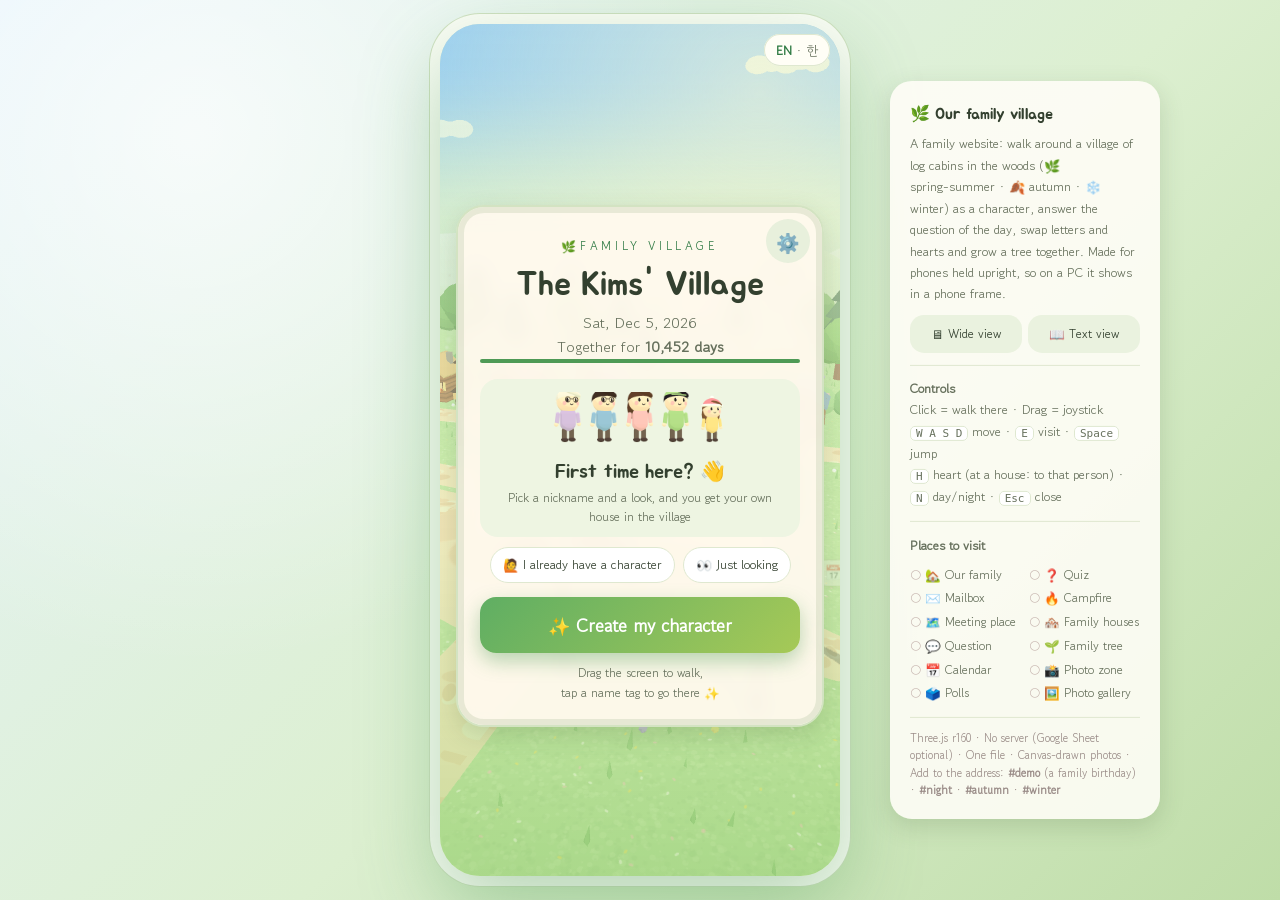
<file: index.html>
<!doctype html>
<html lang="en">
<head>
<meta charset="utf-8" />
<meta name="viewport" content="width=device-width, initial-scale=1, maximum-scale=1, user-scalable=no, viewport-fit=cover, interactive-widget=resizes-content" />
<meta name="theme-color" content="#DDEFD0" />
<meta name="format-detection" content="telephone=no" />
<!-- Only the family uses it, so keep it out of search engines -->
<meta name="robots" content="noindex, nofollow" />
<title>The Kims' Village</title>
<meta name="title-ko" content="김씨네 마을" />
<meta name="description" content="Come and visit our family's own little village" />
<!-- Preview shown when the link is sent by KakaoTalk or text message -->
<meta property="og:type" content="website" />
<meta property="og:title" content="The Kims' Village 🏡" />
<meta property="og:description" content="Our family village in the woods 🌿 Answer the question of the day, send hearts and water the family tree" />
<!-- Link preview picture for KakaoTalk / Instagram (change it to the address where you put the site online) -->
<meta property="og:url" content="https://familyvillage.vercel.app/" />
<meta property="og:image" content="https://familyvillage.vercel.app/og.jpg" />
<meta property="og:image:width" content="1200" />
<meta property="og:image:height" content="630" />
<meta property="og:image:alt" content="A 3D family village of log cabins in the woods" />
<meta property="og:locale" content="en_US" />
<meta property="og:locale:alternate" content="ko_KR" />
<meta name="twitter:card" content="summary_large_image" />
<!-- 'Add to Home Screen' icon on phones (so grandparents can open it in one tap, like an app) -->
<link rel="manifest" href="manifest.webmanifest" data-ko-href="manifest.ko.webmanifest" />
<link rel="apple-touch-icon" href="apple-touch-icon.png" />
<meta name="mobile-web-app-capable" content="yes" />
<meta name="apple-mobile-web-app-capable" content="yes" />
<meta name="apple-mobile-web-app-status-bar-style" content="default" />
<meta name="apple-mobile-web-app-title" content="Family Village" data-ko-content="가족 마을" />
<link rel="icon" href="data:image/svg+xml,<svg xmlns='http://www.w3.org/2000/svg' viewBox='0 0 100 100'><text y='.9em' font-size='90'>🌿</text></svg>" />
<link rel="preconnect" href="https://fonts.googleapis.com" />
<link rel="preconnect" href="https://fonts.gstatic.com" crossorigin />
<link href="https://fonts.googleapis.com/css2?family=Jua&family=Gaegu&family=Gowun+Dodum&display=swap" rel="stylesheet" />
<link rel="stylesheet" href="css/style.css" />
</head>
<body>
<div id="phone">
  <div id="app"></div>

  <!-- 📖 Text view: the family village on one page without 3D (filled in by textview.js) -->
  <div id="textview" role="document" aria-label="Text view" data-ko-aria-label="글로 보기"></div>

  <!-- Start screen (the village slowly turns behind it): (🔒 if a password is set) → ✨ Create my character (nickname · look) → enter · ⚙️ = password settings -->
  <section id="intro">
    <button class="lang-switch" id="btn-lang" type="button" aria-label="EN · 한 — switch to Korean" data-ko-aria-label="EN · 한 — 영어로 바꾸기" data-ko="EN · <b><span lang='ko'>한</span></b>"><b>EN</b> · <span lang="ko">한</span></button>
    <div class="intro-card">
      <button class="intro-gear" id="btn-lock-set" type="button" aria-label="Family password settings" data-ko-aria-label="가족 암호 설정">⚙️</button>
      <div class="intro-eyebrow">FAMILY VILLAGE</div>
      <div class="intro-names" id="i-title"></div>
      <div class="intro-date" id="i-sub"></div>
      <div><span class="demo-badge" id="demo-badge" hidden data-ko="데모 시계">Demo clock</span></div>
      <div class="today" id="today" hidden><div class="t-now"></div></div>
      <div class="loadbar"><i id="loadbar"></i></div>
      <form class="lock" id="lock" autocomplete="off" hidden>
        <div class="intro-label" data-ko="🔒 가족 암호">🔒 Family password</div>
        <div class="lock-row">
          <input class="field" id="lock-in" type="password" inputmode="numeric" maxlength="20" placeholder="Password" data-ko-placeholder="암호" aria-label="Family password" data-ko-aria-label="가족 암호" />
          <button class="btn pink" id="lock-btn" type="submit" data-ko="열기">Unlock</button>
        </div>
        <p class="muted lock-hint" id="lock-hint"></p>
      </form>
      <div id="who" hidden>
        <div id="me-card"></div>
        <div class="who-links">
          <button class="btn-reroll" id="btn-look" type="button" hidden data-ko="🎨 꾸미기">🎨 Customize</button>
          <button class="btn-reroll" id="btn-who-other" type="button" data-ko="🙋 다른 캐릭터">🙋 Switch character</button>
          <button class="btn-reroll" id="btn-guest" type="button" data-ko="👀 구경만">👀 Just looking</button>
        </div>
      </div>
      <button class="btn-primary" id="btn-enter" disabled data-ko="마을 준비 중…">Getting the village ready…</button>
      <div class="btn-row">
        <button class="btn-ghost" id="btn-tour-start" data-ko="🚶 자동 투어로 둘러보기">🚶 Auto tour</button>
        <button class="btn-ghost" id="btn-text" data-ko="📖 글로 보기">📖 Text view</button>
      </div>
      <div class="intro-help" id="intro-help" data-ko="화면을 끌면 캐릭터가 걷고,<br />이름표를 톡 누르면 그곳으로 찾아가요 ✨">Drag the screen to walk,<br />tap a name tag to go there ✨</div>
    </div>
  </section>

  <!-- Top bar -->
  <div class="hud-top">
    <div class="pill names-pill"><b id="h-names"></b><span class="dd" id="h-dday"></span></div>
    <button class="pill exit-pill" id="btn-exit" data-ko="🚪 밖으로 나가기">🚪 Go outside</button>
    <button class="pill tour-pill" id="btn-tour" data-ko="🚶 투어 중 · 멈추기">🚶 On tour · Stop</button>
    <div class="spacer"></div>
    <button class="pill text-pill" id="btn-text-hud" data-ko="📖 글로 보기">📖 Text view</button>
    <button class="icon-btn" id="btn-menu" aria-label="Shortcuts" data-ko-aria-label="바로가기">☰</button>
  </div>
  <!-- Stacked under ☰: sound · photo -->
  <div class="hud-side">
    <button class="icon-btn" id="btn-sound" aria-label="Sound on/off" data-ko-aria-label="소리 켜기/끄기" hidden>🔇</button>
    <button class="icon-btn" id="btn-shot" aria-label="Take a photo" data-ko-aria-label="사진 찍기">📷</button>
  </div>
  <nav id="museum-bar" aria-label="Gallery themes" data-ko-aria-label="사진관 테마"></nav>

  <!-- Controls -->
  <div id="joy"><div class="knob"></div><span class="hint" data-ko="화면을 끌어서 걸어요">Drag the screen to walk</span></div>
  <div class="actions">
    <div class="row">
      <button class="round" id="btn-heart" aria-label="Heart" data-ko-aria-label="하트">💗</button>
      <button class="round" id="btn-jump" aria-label="Jump" data-ko-aria-label="점프">⤴</button>
    </div>
    <button id="btn-action"><span class="em">👋</span><span class="lb" data-ko="인사하기">Say hi</span></button>
  </div>

  <div id="toast" role="status" aria-live="polite"></div>
  <div id="count" aria-hidden="true"></div>
  <div id="fade"></div>

  <!-- Popup -->
  <div id="modal">
    <div class="backdrop"></div>
    <div class="sheet" role="dialog" aria-modal="true" aria-labelledby="modal-title">
      <div class="sheet-top">
        <div class="grab"></div>
        <div class="sheet-head">
          <h2 id="modal-title"></h2>
          <button class="fs fs-toggle" id="modal-fs" type="button" aria-label="Larger text" data-ko-aria-label="글자 크게" data-ko="가+">A+</button>
          <button class="close" id="modal-close" aria-label="Close" data-ko-aria-label="닫기">✕</button>
        </div>
      </div>
      <div class="sheet-body" id="modal-body"></div>
    </div>
  </div>

  <!-- Large photo view -->
  <div id="lightbox" role="dialog" aria-label="Large photo view" data-ko-aria-label="사진 크게 보기">
    <button class="lb-close" aria-label="Close" data-ko-aria-label="닫기">✕</button>
    <button class="lb-nav prev" aria-label="Previous" data-ko-aria-label="이전">‹</button>
    <img alt="" />
    <div class="cap"></div>
    <button class="lb-nav next" aria-label="Next" data-ko-aria-label="다음">›</button>
    <div class="lb-help" data-ko="두 번 탭해서 확대 · 옆으로 넘기기 · 아래로 내려 닫기">Double-tap to zoom · Swipe to browse · Swipe down to close</div>
  </div>

  <audio id="bgm" loop preload="none"></audio>
</div>

<!-- When the phone is held sideways -->
<div id="rotate"><div class="ph">📱</div><b data-ko="휴대폰을 세로로 돌려주세요">Please turn your phone upright</b><span class="muted" data-ko="세로 화면에 맞춰 만들었어요">This site is made for portrait mode</span></div>

<!-- Side panel shown only on a PC -->
<aside id="desk">
  <h3 data-ko="🌿 우리 가족 마을">🌿 Our family village</h3>
  <p data-ko="숲속 통나무집 마을(🌿 봄·여름 · 🍂 가을 · ❄️ 겨울)에서 가족이 캐릭터로 걸으며 오늘의 질문에 답하고, 편지·하트를 주고받고, 함께 나무를 키우는 가족 홈페이지예요. 휴대폰 세로 화면 기준이라 PC에서는 휴대폰 틀 안에 보여요.">A family website: walk around a village of log cabins in the woods (🌿 spring‑summer · 🍂 autumn · ❄️ winter) as a character, answer the question of the day, swap letters and hearts and grow a tree together. Made for phones held upright, so on a PC it shows in a phone frame.</p>
  <div class="desk-btns">
    <button class="btn" id="btn-wide" type="button" data-ko="🖥 넓게 보기">🖥 Wide view</button>
    <button class="btn" id="btn-desk-text" type="button" data-ko="📖 글로 보기">📖 Text view</button>
  </div>
  <hr />
  <span data-ko="<b>조작</b><br />
  클릭 = 걸어가기 · 드래그 = 조이스틱<br />
  <kbd>W A S D</kbd> 이동 · <kbd>E</kbd> 구경 · <kbd>Space</kbd> 점프<br />
  <kbd>H</kbd> 하트 (집 앞에서 누르면 그 사람에게) · <kbd>N</kbd> 낮/밤 · <kbd>Esc</kbd> 닫기"><b>Controls</b><br />
  Click = walk there · Drag = joystick<br />
  <kbd>W A S D</kbd> move · <kbd>E</kbd> visit · <kbd>Space</kbd> jump<br />
  <kbd>H</kbd> heart (at a house: to that person) · <kbd>N</kbd> day/night · <kbd>Esc</kbd> close</span>
  <hr />
  <b data-ko="둘러볼 곳">Places to visit</b> <span id="visit-count" class="muted"></span>
  <ul class="visits" id="visits">
    <li data-id="family" data-ko="🏡 우리 가족">🏡 Our family</li>
    <li data-id="mailbox" data-ko="✉️ 우체통">✉️ Mailbox</li>
    <li data-id="directions" data-ko="🗺️ 모이는 곳">🗺️ Meeting place</li>
    <li data-id="question" data-ko="💬 오늘의 질문">💬 Question</li>
    <li data-id="calendar" data-ko="📅 가족 달력">📅 Calendar</li>
    <li data-id="poll" data-ko="🗳️ 투표함">🗳️ Polls</li>
    <li data-id="quiz" data-ko="❓ 퀴즈">❓ Quiz</li>
    <li data-id="campfire" data-ko="🔥 모닥불">🔥 Campfire</li>
    <li data-id="house" data-ko="🏘️ 가족 집">🏘️ Family houses</li>
    <li data-id="tree" data-ko="🌱 가족 나무">🌱 Family tree</li>
    <li data-id="photozone" data-ko="📸 포토존">📸 Photo zone</li>
    <li data-id="museum" data-ko="🖼️ 사진관">🖼️ Photo gallery</li>
  </ul>
  <hr />
  <small data-ko="Three.js r160 · 서버 없음(구글 시트 선택) · 파일 하나로 동작 · 사진은 캔버스 일러스트 · 주소 끝에 <b>#demo</b>(가족 생일날) · <b>#night</b>(밤) · <b>#autumn</b> · <b>#winter</b>">Three.js r160 · No server (Google Sheet optional) · One file · Canvas-drawn photos · Add to the address: <b>#demo</b> (a family birthday) · <b>#night</b> · <b>#autumn</b> · <b>#winter</b></small>
</aside>

<script>
/* Language: ?lang=ko|en → saved choice → device language (Korean device → Korean, otherwise English) */
(function () {
  var K = 'family-lang', q = (location.search.match(/[?&]lang=(ko|en)\b/) || [])[1], s = null;
  try {
    if (q) {
      localStorage.setItem(K, q);
      // saved → drop ?lang from the address so a shared link follows the visitor's own language (hash and other params stay)
      if (localStorage.getItem(K) === q && history.replaceState) {
        var r = location.search.replace(/([?&])lang=(ko|en)\b&?/, '$1').replace(/[?&]$/, '');
        history.replaceState(history.state, '', location.pathname + r + location.hash);
      }
    }
    s = localStorage.getItem(K);
  } catch (e) {}
  var d = ((navigator.languages && navigator.languages[0]) || navigator.language || '').toLowerCase();
  var l = q || (s === 'ko' || s === 'en' ? s : (d.indexOf('ko') === 0 ? 'ko' : 'en'));
  window.VILLAGE_LANG = l;
  document.documentElement.lang = l;
  if (l !== 'ko') return;
  var A = ['aria-label', 'title', 'placeholder', 'alt', 'href', 'content'];   // href / content: the Korean install name (manifest, home-screen title)
  document.querySelectorAll('[data-ko]').forEach(function (e) { e.innerHTML = e.getAttribute('data-ko'); });
  A.forEach(function (a) { document.querySelectorAll('[data-ko-' + a + ']').forEach(function (e) { e.setAttribute(a, e.getAttribute('data-ko-' + a)); }); });
  var t = document.querySelector('meta[name="title-ko"]'); if (t) document.title = t.content;
})();
</script>
<script src="config.js"></script>
<!-- All code bundled into one file (the source is in the src folder). It works even when the file is opened by double-clicking -->
<script src="js/app.js"></script>
</body>
</html>
</file>
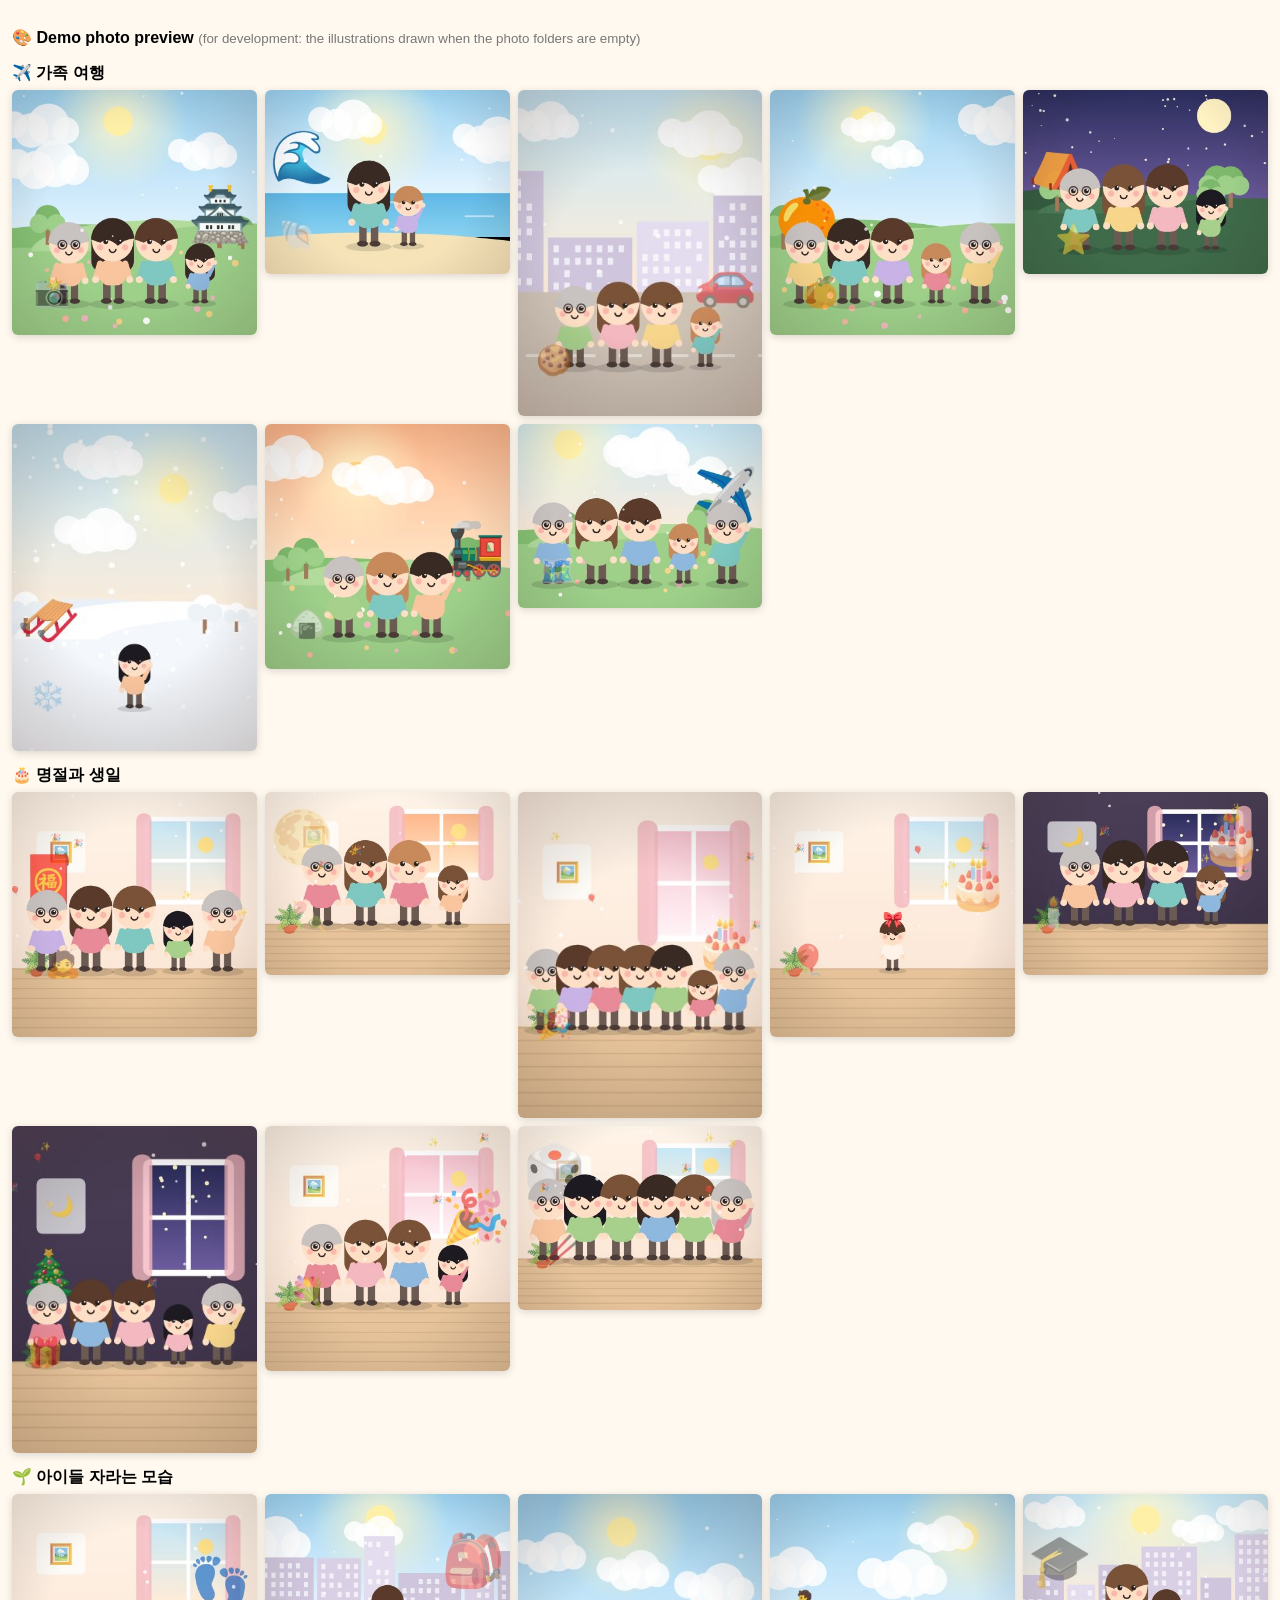
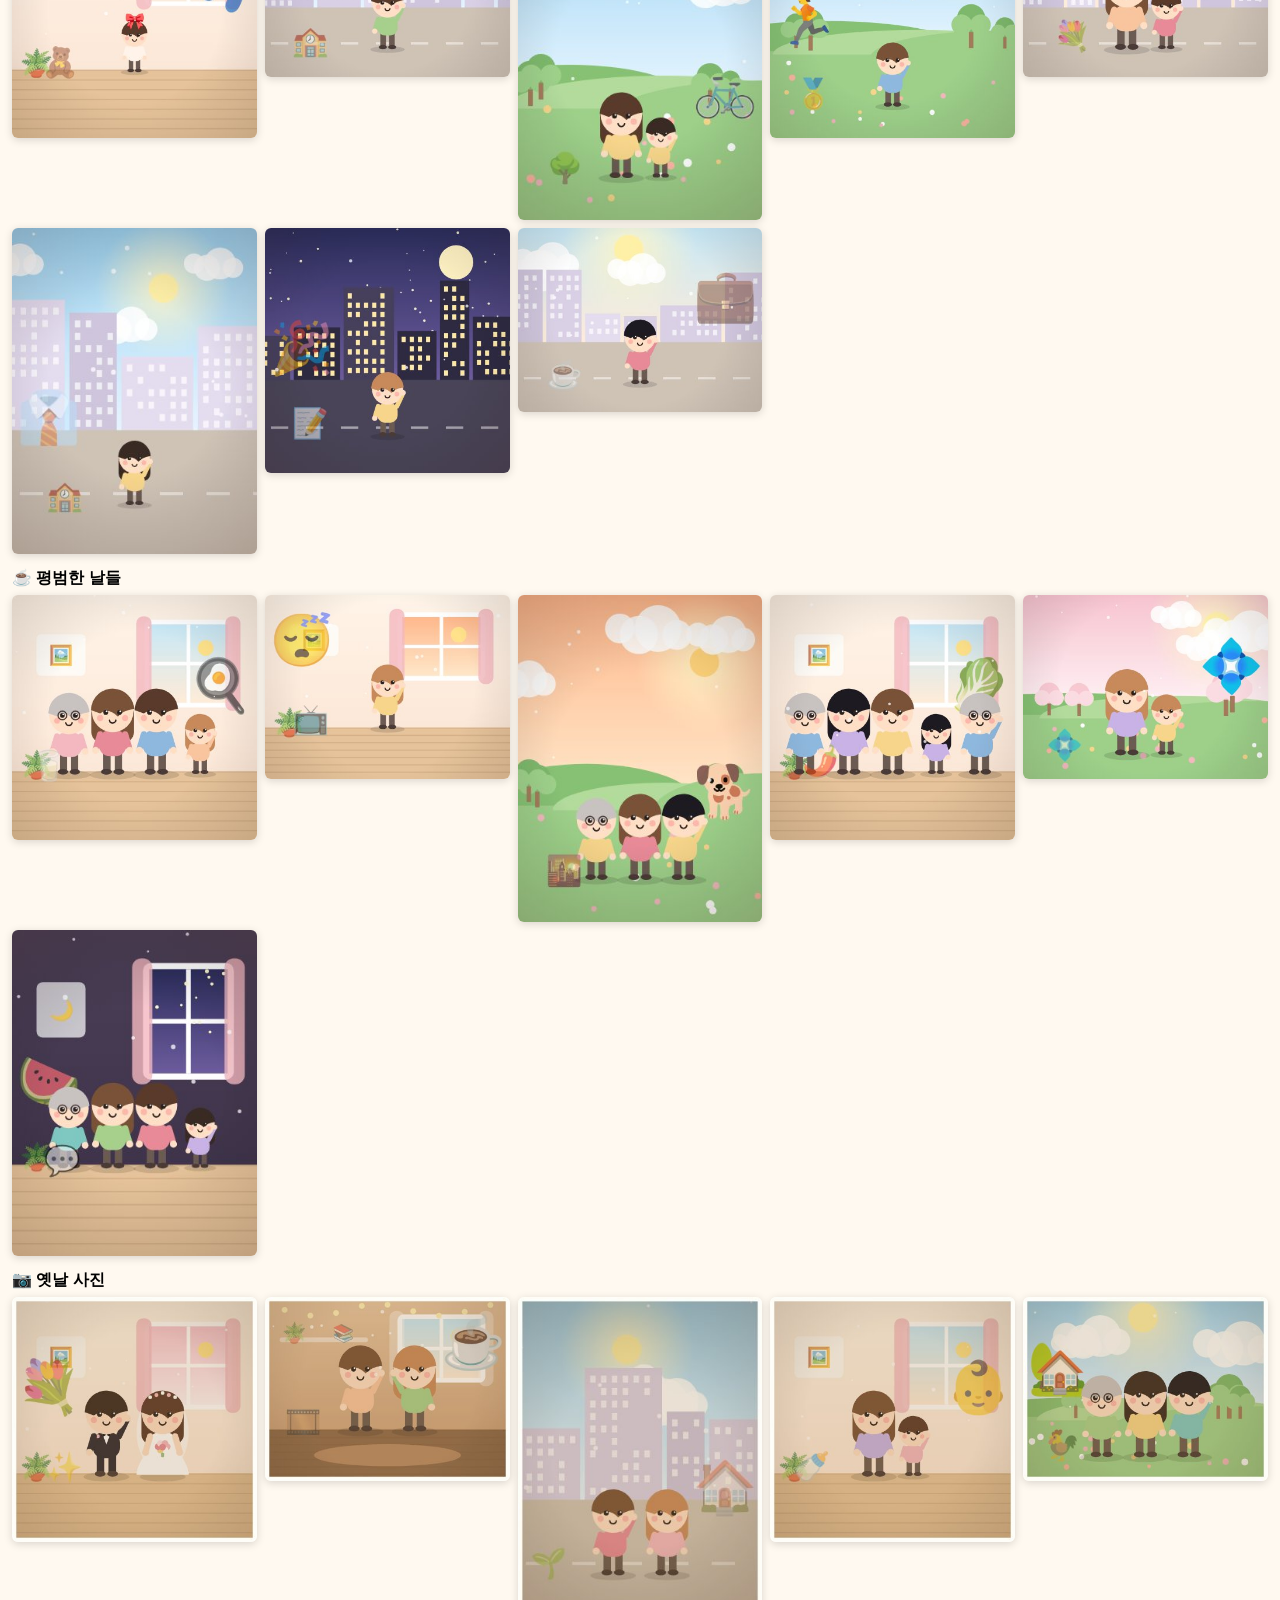
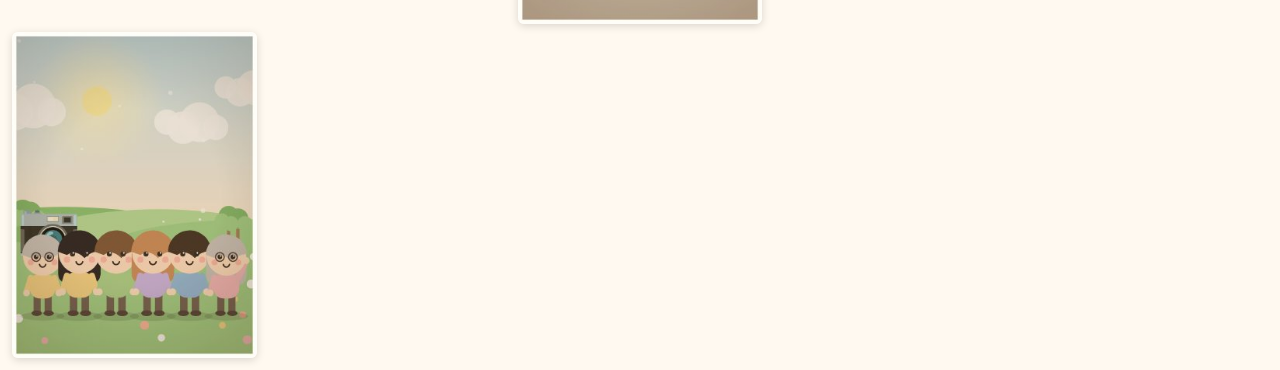
<file: tools/demo-preview.html>
<!doctype html>
<html lang="en"><head><meta charset="utf-8"><title>Demo photo preview</title>
<style>body{margin:0;background:#FFF9F0;font-family:sans-serif;padding:12px}h2{margin:14px 0 6px;font-size:16px}.g{display:grid;grid-template-columns:repeat(5,1fr);gap:8px}.g img{width:100%;display:block;border-radius:6px;box-shadow:0 2px 8px rgba(0,0,0,.15)}small{color:#777}</style>
<script src="../config.js"></script>
</head><body>
<p><b>🎨 Demo photo preview</b> <small>(for development: the illustrations drawn when the photo folders are empty)</small></p>
<div id="out"></div>
<script type="module">
import { demoPhoto } from '../src/demo-photos.js';
const out = document.getElementById('out');
for (const t of window.FAMILY.museum.themes) {
  const h = document.createElement('h2'); h.textContent = `${t.emoji} ${t.title}`; out.appendChild(h);
  const g = document.createElement('div'); g.className = 'g'; out.appendChild(g);
  for (let i = 0; i < t.count; i++) {
    const c = demoPhoto(t, i, 420);
    const img = new Image(); img.src = c.toDataURL('image/jpeg', .85); img.title = t.captions?.[i] || '';
    g.appendChild(img);
  }
}
document.title = 'done';
</script></body></html>
</file>
<file: css/style.css>
/* =========================================================
   📱 Mobile-first styles
   - Phone: uses the whole screen
   - PC: shown as a phone-sized screen in the middle (side panel · wide view)
   ========================================================= */
:root {
  /* 🌿 Spring–summer forest (default) — 🍂 autumn · ❄️ winter override these in body.season-○○ below (src/season.js) */
  --cream: #F4F7EA;
  --paper: #FFFEF6;
  --peach: #D7EBC4;
  --blush: #A8D08D;
  --rose: #4E9A55;
  --rose-deep: #2F7A43;
  --gold: #E2B865;
  --sage: #93B86A;
  --sky: #8FC3DE;
  --ink: #33402F;
  --ink-soft: #66705C;
  --line: #DFE8D0;
  --wood: #8F6243;
  --shadow: 0 8px 24px rgba(60, 90, 50, .18);
  --bg: #DCEBD0;
  --desk-bg: linear-gradient(135deg, #E6F4FB, #DCEFD0 55%, #BFDDA8);
  --frame: #FBFDF6;
  --frame-line: #CFE0C0;
  --rotate-bg: linear-gradient(180deg, #CDEBFA, #DCEFD0);
  --intro-bg: radial-gradient(circle at 80% 8%, rgba(255,250,210,.55), transparent 45%), linear-gradient(180deg, rgba(205,235,250,.25) 0%, rgba(220,239,208,.4) 60%, rgba(150,200,130,.5) 100%);
  --intro-solid: linear-gradient(180deg, #CDEBFA 0%, #DCEFD0 60%, #B9D9A0 100%);
  --grad: linear-gradient(135deg, #5FAE63, #A6C957);
  --glow: rgba(78, 154, 85, .4);
  --glow2: rgba(78, 154, 85, .8);
  --soft: #EEF5E2;
  --knob: #DDEFCB;
  --fill: #E8F0DC;
  --btn: #EAF2DF;
  --hero: #E3F0D3;
  --paper-line: #DCE8CC;
  --banner-bg: linear-gradient(135deg, #EAF6DA, #FFF6D2);
  --banner-line: #CFE3B4;
  --hl: #E2F0CF;
  --on: #E5F2D8;
  --on2: #D6EBC2;
  --bar: #DCEFC8;
  --qbg: #E9F2DA;
  --lockbg: #EEF1E6;
  --card-line: #D3E3C2;
  --card-inset: rgba(78, 120, 60, .12);
  --eyebrow: '🌿 ';
  --safe-t: env(safe-area-inset-top, 0px);
  --safe-b: env(safe-area-inset-bottom, 0px);
  --safe-l: env(safe-area-inset-left, 0px);
  --safe-r: env(safe-area-inset-right, 0px);
}
* { box-sizing: border-box; -webkit-tap-highlight-color: transparent; }
[hidden] { display: none !important; }
html, body {
  margin: 0; height: 100%; overflow: hidden; background: var(--bg);
  font-family: 'Gowun Dodum', 'Apple SD Gothic Neo', 'Malgun Gothic', sans-serif;
  color: var(--ink); overscroll-behavior: none; touch-action: none;
  -webkit-user-select: none; user-select: none; -webkit-touch-callout: none; -webkit-text-size-adjust: 100%;
}
button { font-family: inherit; color: inherit; cursor: pointer; border: 0; background: none; padding: 0; touch-action: manipulation; }
a { touch-action: manipulation; }
.serif { font-family: 'Jua', 'Gowun Dodum', sans-serif; font-weight: 400; }
:focus-visible { outline: 3px solid var(--rose); outline-offset: 2px; }

/* Phone screen frame: every fixed element inside is placed relative to this frame */
#phone { position: fixed; inset: 0; overflow: hidden; transform: translateZ(0); background: var(--bg); }
#app { position: absolute; inset: 0; }
#app canvas { display: block; width: 100%; height: 100%; touch-action: none; }

/* ---------- On a PC, preview at phone size ---------- */
#desk { display: none; }
@media (min-width: 700px) and (hover: hover) and (pointer: fine) {
  body {
    background:
      radial-gradient(circle at 15% 15%, rgba(255,255,255,.7), transparent 40%),
      var(--desk-bg);
  }
  #phone {
    inset: 0; margin: auto; width: 400px; height: min(860px, calc(100vh - 48px)); border-radius: 40px;
    box-shadow: 0 30px 80px var(--glow), 0 0 0 10px var(--frame), 0 0 0 11px var(--frame-line);
  }
}
@media (min-width: 1060px) and (hover: hover) and (pointer: fine) {
  #desk {
    display: block; position: fixed; top: 50%; left: calc(50% + 250px); transform: translateY(-50%); width: 250px;
    background: rgba(255,253,248,.88); border-radius: 22px; padding: 20px; box-shadow: var(--shadow);
    font-size: 13px; line-height: 1.65; color: var(--ink-soft); -webkit-user-select: text; user-select: text;
  }
  #desk h3 { margin: 0 0 6px; font-size: 16px; color: var(--ink); font-family: 'Jua', 'Gowun Dodum', sans-serif; font-weight: 400; }
  #desk kbd { background: #fff; border: 1px solid var(--line); border-radius: 5px; padding: 0 5px; font-size: 11px; }
  #desk hr { border: 0; border-top: 1px solid var(--line); margin: 12px 0; }
}

/* ---------- Landscape notice ---------- */
#rotate {
  display: none; position: fixed; inset: 0; z-index: 200; flex-direction: column; align-items: center; justify-content: center;
  gap: 10px; text-align: center; background: var(--rotate-bg); font-size: 16px;
}
#rotate .ph { font-size: 54px; animation: tilt 2.2s ease-in-out infinite; }
@keyframes tilt { 0%, 100% { transform: rotate(-90deg); } 50% { transform: rotate(0); } }
/* A screen made short by the on-screen keyboard (ratio under 4:3) does not count as landscape */
@media (orientation: landscape) and (max-height: 520px) and (min-aspect-ratio: 4/3) and (pointer: coarse) { #rotate { display: flex; } }

/* ---------- Start screen ---------- */
#intro {
  position: fixed; inset: 0; z-index: 50; display: flex; align-items: center; justify-content: center;
  background:
    var(--intro-bg);
  /* 52px at the top keeps the card clear of the language switch on short screens */
  padding: calc(52px + var(--safe-t)) 16px calc(20px + var(--safe-b)); overflow-y: auto; touch-action: pan-y;
  transition: opacity .8s ease, visibility .8s;
}
#intro.hide { opacity: 0; visibility: hidden; }
.intro-card {
  margin: auto 0;   /* centred when it fits; starts at the top and scrolls when it does not */
  width: 100%; max-width: 380px; background: rgba(255,249,238,.95); backdrop-filter: blur(8px); -webkit-backdrop-filter: blur(8px);
  border-radius: 28px; box-shadow: var(--shadow), inset 0 0 0 6px var(--card-inset); padding: 30px 22px 22px; text-align: center; border: 2px solid var(--card-line);
}
.intro-eyebrow { letter-spacing: .3em; font-size: 12px; color: var(--rose-deep); margin-bottom: 10px; }
.intro-eyebrow::before { content: var(--eyebrow); letter-spacing: 0; }
.intro-names { font-family: 'Jua', 'Gowun Dodum', sans-serif; font-weight: 400; font-size: 34px; margin: 4px 0; white-space: nowrap; }
.intro-names .heart { color: var(--rose); font-size: 21px; margin: 0 8px; vertical-align: 3px; }
.intro-date { color: var(--ink-soft); font-size: 15px; line-height: 1.6; }
.intro-dday { display: inline-block; margin: 14px 0 18px; padding: 6px 14px; border-radius: 999px; background: var(--rose); color: #fff; font-weight: 700; letter-spacing: .05em; }
.intro-label { font-size: 13px; color: var(--ink-soft); margin: 4px 0 8px; }
.btn-primary {
  width: 100%; min-height: 56px; padding: 14px; border-radius: 16px; font-size: 18px; font-weight: 700; color: #fff;
  background: var(--grad); box-shadow: 0 8px 20px var(--glow); transition: transform .15s;
}
.btn-primary:active { transform: scale(.97); }
.btn-primary:disabled { opacity: .6; }
.btn-ghost { margin-top: 10px; font-size: 14px; color: var(--ink-soft); text-decoration: underline; padding: 10px; }
.intro-help { font-size: 12.5px; color: var(--ink-soft); margin-top: 10px; line-height: 1.6; }
.loadbar { height: 4px; background: var(--line); border-radius: 4px; overflow: hidden; margin: 0 0 16px; }
.loadbar i { display: block; height: 100%; width: 0; background: var(--rose); transition: width .3s; }
/* Language switch EN / KO (top right of the start screen; 44px touch target, smaller visible pill) */
.lang-switch {
  position: absolute; z-index: 2; top: calc(4px + var(--safe-t)); right: calc(4px + var(--safe-r));
  min-height: 44px; padding: 6px 12px; border: 6px solid transparent; background-clip: padding-box;
  border-radius: 999px; background-color: var(--paper); box-shadow: 0 0 0 1px var(--line) inset;
  font-size: 13px; line-height: 1; color: var(--ink-soft); white-space: nowrap;
}
.lang-switch b { color: var(--rose-deep); }
.lang-switch:active { transform: scale(.95); }

/* 🎲 My character (random) */
.char-line { display: flex; align-items: center; justify-content: center; gap: 12px; margin: 0 0 18px; background: var(--soft); border-radius: 16px; padding: 10px 12px; }
.avatar { position: relative; flex: none; width: 46px; height: 66px; --skin: #FFE0C7; --outfit: #8FB8DE; --hair: #5A3A2A; animation: bob 2.4s ease-in-out infinite; }
.avatar i { position: absolute; left: 50%; display: block; }
.avatar .hd { top: 4px; width: 30px; height: 30px; margin-left: -15px; border-radius: 50%; background: var(--skin); z-index: 2; }
.avatar .hd::before { content: ''; position: absolute; left: -2px; right: -2px; top: -3px; height: 17px; border-radius: 17px 17px 5px 7px; background: var(--hair); }
.avatar .hd::after { content: ''; position: absolute; left: 8px; top: 15px; width: 4px; height: 5px; border-radius: 50%; background: #2B2220; box-shadow: 10px 0 0 #2B2220; }
.avatar .bd { top: 31px; width: 28px; height: 25px; margin-left: -14px; border-radius: 12px 12px 8px 8px; background: var(--outfit); z-index: 1; }
.avatar .lg { top: 54px; width: 22px; height: 10px; margin-left: -11px; border-radius: 0 0 6px 6px; background: #6B5B53; }
.avatar.long::before { content: ''; position: absolute; left: 50%; top: 8px; width: 38px; height: 40px; margin-left: -19px; border-radius: 18px 18px 12px 12px; background: var(--hair); }
.avatar.pop { animation: pop .45s ease; }
@keyframes bob { 0%, 100% { transform: translateY(0); } 50% { transform: translateY(-3px); } }
@keyframes pop { 0% { transform: scale(.5) rotate(-12deg); } 60% { transform: scale(1.18); } 100% { transform: scale(1); } }
.char-text { flex: 1; text-align: left; font-size: 12.5px; color: var(--ink-soft); line-height: 1.5; word-break: keep-all; }
.char-text b { display: block; color: var(--ink); font-size: 14px; }
.btn-reroll { flex: none; font-size: 13px; min-height: 36px; padding: 6px 12px; border-radius: 999px; background: #fff; border: 1px solid var(--line); }
.btn-reroll:active { transform: scale(.95); }

/* ---------- Top bar ---------- */
.hud-top {
  position: fixed; z-index: 10; top: calc(10px + var(--safe-t)); left: calc(12px + var(--safe-l)); right: calc(12px + var(--safe-r));
  display: flex; align-items: center; gap: 8px; pointer-events: none;
}
.pill {
  pointer-events: auto; background: rgba(255,249,238,.94); border-radius: 999px; box-shadow: var(--shadow);
  padding: 9px 14px; font-size: 14px; display: flex; align-items: center; gap: 6px; white-space: nowrap; min-width: 0;
}
.pill b { font-family: 'Jua', 'Gowun Dodum', sans-serif; font-weight: 400; overflow: hidden; text-overflow: ellipsis; }
.pill .dd { color: var(--rose); font-weight: 700; font-size: 12px; }
.hud-top .spacer { flex: 1; }
/* 📖 Text view (next to ☰) */
.text-pill { min-height: 44px; font-weight: 700; font-size: 14px; }
.text-pill:active { transform: scale(.95); }
/* Buttons stacked under ☰ (sound · souvenir photo) */
.hud-side {
  position: fixed; z-index: 10; right: calc(12px + var(--safe-r)); top: calc(62px + var(--safe-t));
  display: flex; flex-direction: column; gap: 8px; align-items: flex-end;
}
body.in-museum .hud-side { top: calc(116px + var(--safe-t)); }
body:not(.playing) .hud-side, body.reading .hud-side { display: none; }
/* Inside the gallery, a 'Go outside' button replaces the name pill */
.exit-pill { display: none; min-height: 44px; font-size: 15px; font-weight: 700; color: #fff; background: var(--rose); }
.exit-pill:active { transform: scale(.95); }
body.in-museum .exit-pill { display: flex; }
body.in-museum .names-pill { display: none; }
.icon-btn {
  pointer-events: auto; flex: none; width: 44px; height: 44px; border-radius: 50%; background: rgba(255,249,238,.95);
  box-shadow: var(--shadow); font-size: 19px; display: grid; place-items: center;
}
.icon-btn:active, .round:active { transform: scale(.92); }

/* Gallery theme bar */
#museum-bar {
  position: fixed; z-index: 10; top: calc(62px + var(--safe-t)); left: 0; right: 0; display: none;
  gap: 8px; overflow-x: auto; padding: 4px 12px 8px; scrollbar-width: none; touch-action: pan-x;
}
#museum-bar::-webkit-scrollbar { display: none; }
body.in-museum #museum-bar { display: flex; }
.chip {
  flex: none; min-height: 44px; padding: 9px 14px; border-radius: 999px; background: rgba(255,253,248,.95); font-size: 14px;
  box-shadow: 0 4px 12px rgba(0,0,0,.1); border: 2px solid transparent;
}
.chip.on { border-color: var(--rose); color: var(--rose-deep); font-weight: 700; }
.chip.accent { background: var(--rose); color: #fff; }

/* ---------- Joystick (appears wherever you drag on the screen) ---------- */
#joy {
  position: absolute; z-index: 9; width: 116px; height: 116px; margin: -58px 0 0 -58px; border-radius: 50%;
  left: calc(80px + var(--safe-l)); top: calc(100% - 100px - var(--safe-b));
  background: radial-gradient(circle, rgba(255,255,255,.4), rgba(255,255,255,.14)); border: 2px solid rgba(255,255,255,.75);
  box-shadow: 0 6px 20px rgba(120,80,60,.15); pointer-events: none; opacity: .6; transition: left .3s, top .3s, opacity .3s;
}
#joy.active { opacity: 1; transition: opacity .12s; }
#joy .knob {
  position: absolute; left: 50%; top: 50%; width: 54px; height: 54px; margin: -27px 0 0 -27px; border-radius: 50%;
  background: linear-gradient(145deg, #fff, var(--knob)); box-shadow: 0 4px 12px rgba(110,70,40,.3);
}
#joy .hint {
  position: absolute; left: 50%; bottom: calc(100% + 8px); transform: translateX(-50%); white-space: nowrap;
  font-size: 12px; color: #fff; background: rgba(74,59,56,.55); padding: 4px 10px; border-radius: 999px;
}
body.moved #joy .hint { display: none; }

/* ---------- Buttons on the right ---------- */
.actions {
  position: fixed; z-index: 10; right: calc(16px + var(--safe-r)); bottom: calc(24px + var(--safe-b));
  display: flex; flex-direction: column; align-items: flex-end; gap: 12px;
}
.actions .row { display: flex; gap: 10px; }
.round { width: 52px; height: 52px; border-radius: 50%; background: rgba(255,253,248,.94); box-shadow: var(--shadow); font-size: 21px; display: grid; place-items: center; }
#btn-action {
  min-width: 84px; height: 84px; border-radius: 42px; padding: 0 18px; color: #fff; font-size: 15px; font-weight: 700;
  background: var(--grad); box-shadow: 0 8px 22px var(--glow);
  display: flex; align-items: center; justify-content: center; gap: 6px; line-height: 1.2; max-width: 200px;
  transform: scale(.85); opacity: .45; transition: transform .2s, opacity .2s;
}
#btn-action.ready { transform: scale(1); opacity: 1; animation: pulse 1.6s ease-in-out infinite; }
#btn-action .em { font-size: 24px; }
@keyframes pulse { 0%, 100% { box-shadow: 0 8px 22px var(--glow); } 50% { box-shadow: 0 8px 34px var(--glow2); } }

/* ---------- Toast / screen fade ---------- */
#toast {
  position: fixed; z-index: 40; left: 50%; top: calc(118px + var(--safe-t)); transform: translate(-50%, -10px);
  background: rgba(74,59,56,.88); color: #fff; padding: 11px 18px; border-radius: 18px; font-size: 14px; line-height: 1.5;
  opacity: 0; transition: .35s; pointer-events: none; width: max-content; max-width: calc(100% - 40px); text-align: center;
}
#toast.show { opacity: 1; transform: translate(-50%, 0); }
#fade { position: fixed; inset: 0; z-index: 45; background: var(--cream); opacity: 0; pointer-events: none; transition: opacity .45s; }
#fade.on { opacity: 1; }

/* ---------- Popup sliding up from the bottom ---------- */
#modal { position: fixed; inset: 0; z-index: 30; display: none; }
#modal.open { display: block; }
#modal .backdrop { position: absolute; inset: 0; background: rgba(74,59,56,.38); animation: fadeIn .25s; transition: opacity .22s; }
#modal .sheet {
  position: absolute; left: 0; right: 0; bottom: var(--kb, 0px); max-height: calc(90% - var(--kb, 0px));
  background: var(--paper); border-radius: 26px 26px 0 0; box-shadow: 0 -10px 40px rgba(0,0,0,.15);
  display: flex; flex-direction: column; padding-bottom: var(--safe-b);
  animation: slideUp .38s cubic-bezier(.2,.9,.3,1.03); transition: transform .25s ease;
}
#modal.closing .backdrop { opacity: 0; }
#modal.closing .sheet { transform: translateY(105%) !important; transition: transform .22s ease-in; }
.sheet-top { flex: none; touch-action: none; cursor: grab; }
.grab { width: 42px; height: 5px; border-radius: 3px; background: #E6D5C6; margin: 9px auto 0; }
.sheet-head { display: flex; align-items: center; padding: 8px 16px 8px 20px; }
.sheet-head h2 { margin: 0; font-family: 'Jua', 'Gowun Dodum', sans-serif; font-weight: 400; font-size: 20px; flex: 1; }
.sheet-head .close { width: 44px; height: 44px; border-radius: 50%; background: var(--fill); font-size: 17px; }
.sheet-head .fs { width: 44px; height: 44px; border-radius: 50%; background: var(--fill); font-size: 13px; font-weight: 700; margin-right: 6px; }
.sheet-body {
  overflow-y: auto; padding: 4px 20px 26px; touch-action: pan-y; overscroll-behavior: contain;
  -webkit-overflow-scrolling: touch; -webkit-user-select: text; user-select: text;
}
@keyframes slideUp { from { transform: translateY(100%); } }
@keyframes fadeIn { from { opacity: 0; } }

/* Shared inside popups */
.card { background: #FFFCF6; border: 1px solid var(--line); border-radius: 16px; padding: 16px; margin: 12px 0; }
.muted { color: var(--ink-soft); font-size: 14px; }
.center { text-align: center; }
.btns { display: flex; gap: 8px; flex-wrap: wrap; margin-top: 12px; }
.btn {
  flex: 1; min-width: 110px; min-height: 48px; padding: 12px 10px; border-radius: 14px; background: var(--btn); font-size: 15px;
  text-align: center; text-decoration: none; color: var(--ink); display: inline-flex; align-items: center; justify-content: center; gap: 6px;
}
.btn:active { filter: brightness(.95); }
.btn:disabled { opacity: .4; cursor: default; }
.btn.pink { background: var(--rose); color: #fff; }
.btn.small { flex: none; min-width: 0; min-height: 44px; padding: 10px 14px; font-size: 14px; }
.divider { height: 1px; background: var(--line); margin: 18px 0; }
.ornament { text-align: center; color: var(--gold); letter-spacing: .5em; margin: 8px 0; }

/* Invitation */
.inv-hero { text-align: center; padding: 20px 8px 12px; background: linear-gradient(180deg, var(--hero), var(--paper)); border-radius: 18px; }
.inv-hero .en { letter-spacing: .35em; font-size: 12px; color: var(--rose); }
.inv-hero .names { font-family: 'Jua', 'Gowun Dodum', sans-serif; font-weight: 400; font-size: 26px; margin: 12px 0 6px; }
.inv-greet { white-space: pre-line; line-height: 1.9; text-align: center; font-family: 'Gaegu', 'Gowun Dodum', sans-serif; font-size: 19px; }
.parents { text-align: center; line-height: 2; font-size: 15px; }
.parents b { font-size: 17px; font-family: 'Jua', 'Gowun Dodum', sans-serif; font-weight: 400; }
.cal { width: 100%; border-collapse: collapse; text-align: center; font-size: 14px; table-layout: fixed; }
.cal th { font-weight: 400; color: var(--ink-soft); padding: 6px 0; font-size: 12px; }
.cal td { padding: 7px 0; }
.cal td.sun, .cal th.sun { color: var(--rose); }
.cal td.day span { display: inline-grid; place-items: center; width: 32px; height: 32px; border-radius: 50%; background: var(--rose); color: #fff; font-weight: 700; }
.countdown { display: flex; justify-content: center; gap: 8px; margin-top: 12px; }
.countdown div { background: #FFF1E8; border-radius: 12px; padding: 8px 6px; flex: 1; max-width: 70px; text-align: center; }
.countdown b { display: block; font-size: 20px; color: var(--rose-deep); }
.countdown small { font-size: 11px; color: var(--ink-soft); }

/* Accounts */
details.acc { background: #fff; border: 1px solid var(--line); border-radius: 16px; margin: 10px 0; overflow: hidden; }
details.acc summary { padding: 17px 16px; font-weight: 700; list-style: none; display: flex; justify-content: space-between; cursor: pointer; }
details.acc summary::-webkit-details-marker { display: none; }
details.acc summary::after { content: '▾'; color: var(--ink-soft); transition: transform .2s; }
details.acc[open] summary::after { transform: rotate(180deg); }
.acc-row { display: flex; align-items: center; gap: 8px; padding: 12px 16px; border-top: 1px dashed var(--line); }
.acc-row[data-copy] { cursor: pointer; }
.acc-row[data-copy]:active { background: #FFF6EE; }
.acc-row .info { flex: 1; font-size: 14px; line-height: 1.5; min-width: 0; }
.acc-row .info small { color: var(--ink-soft); }

/* ---------- ✉️ Mailbox: writing ---------- */
.field { width: 100%; padding: 13px 14px; border-radius: 12px; border: 1px solid var(--line); background: #fff; font: inherit; font-size: 16px; color: var(--ink); margin-top: 8px; -webkit-user-select: text; user-select: text; }
textarea.field { min-height: 110px; resize: none; }
.seg { display: flex; background: var(--fill); border-radius: 12px; padding: 4px; margin-top: 8px; }
.seg button { flex: 1; min-height: 44px; border-radius: 9px; font-size: 14px; }
.seg button.on { background: #fff; box-shadow: 0 2px 6px rgba(0,0,0,.08); font-weight: 700; color: var(--rose-deep); }

/* ---------- ✉️ Mailbox: envelope list ---------- */
.env-head { display: flex; align-items: baseline; justify-content: space-between; margin: 4px 0 4px; }
.l-status { font-size: 12.5px; margin: 0 0 10px; }
.linklike { background: none; border: 0; padding: 0; font: inherit; color: var(--rose-deep); text-decoration: underline; cursor: pointer; min-height: 0; }
.env.pending { opacity: .75; border-style: dashed; }
.env-grid { display: grid; grid-template-columns: 1fr 1fr; gap: 10px; }
.env {
  position: relative; display: block; width: 100%; text-align: left; min-height: 98px; padding: 40px 12px 12px; overflow: hidden;
  background: #FFF8EE; border: 1px solid #EEDCC6; border-radius: 12px; transition: transform .15s;
}
.env { --c: #F4B8C0; background: color-mix(in srgb, var(--c) 14%, #FFFDF8); border-color: color-mix(in srgb, var(--c) 40%, #FFFDF8); }
.env.locked { background: #F3EEE8; border-color: #E2D6CA; }
.env.locked .flap { background: #CBBFB2 !important; }
.env.unread::after { content: ''; position: absolute; right: 8px; top: 40px; width: 10px; height: 10px; border-radius: 50%; background: #E4605A; box-shadow: 0 0 0 3px #fff; }
.env.mine { box-shadow: inset 0 0 0 2px var(--gold); }
.env:active { transform: scale(.97); }
.env .flap {
  position: absolute; left: 0; right: 0; top: 0; height: 34px; background: #E9D8C4;
  clip-path: polygon(0 0, 100% 0, 50% 100%); transform-origin: top; transition: transform .3s ease;
}
.env .flap { background: var(--c); }
.env.open .flap { transform: rotateX(180deg); opacity: .5; }
.env::before { content: ''; position: absolute; left: 0; right: 0; top: 0; height: 34px; background: linear-gradient(180deg, rgba(0,0,0,.05), transparent); }
.env .seal { position: absolute; left: 50%; top: 22px; transform: translateX(-50%); font-size: 16px; line-height: 1; filter: drop-shadow(0 1px 1px rgba(0,0,0,.15)); }
.env-name { display: block; font-family: 'Jua', 'Gowun Dodum', sans-serif; font-weight: 400; font-size: 14.5px; line-height: 1.3; word-break: keep-all; }
.env-meta { display: block; color: var(--ink-soft); font-size: 11.5px; margin-top: 3px; }

/* ---------- 📜 Letter paper ---------- */
.paper {
  position: relative; background: #FFFDF6; border: 1px solid #EFE2D0; border-radius: 6px; padding: 22px 20px 18px; margin-top: 6px;
  box-shadow: 0 10px 30px rgba(120,80,60,.12);
  background-image: repeating-linear-gradient(transparent 0 31px, var(--paper-line) 31px 32px); background-position: 0 60px;
  touch-action: pan-y;
}
.paper::before { content: ''; position: absolute; left: 16px; right: 16px; top: 0; height: 4px; border-radius: 0 0 4px 4px; background: linear-gradient(90deg, var(--blush), var(--gold)); }
.paper { --c: #F4B8C0; }
.paper::before { background: linear-gradient(90deg, var(--c), color-mix(in srgb, var(--c) 60%, #8F6243)) !important; }
.paper-top { display: flex; justify-content: space-between; align-items: center; font-size: 13px; color: var(--ink-soft); margin-bottom: 10px; }
.paper-stamp { font-size: 22px; }
.paper-msg { font-family: 'Gaegu', 'Gowun Dodum', sans-serif; font-size: 20px; line-height: 32px; white-space: pre-wrap; word-break: break-word; margin: 0; min-height: 96px; }
.paper-from { text-align: right; margin-top: 14px; font-size: 14px; }
.paper-from b { font-family: 'Jua', 'Gowun Dodum', sans-serif; font-weight: 400; }
.paper-from small { display: block; color: var(--ink-soft); font-size: 12px; margin-top: 2px; }
.paper-nav { display: flex; justify-content: space-between; align-items: center; margin-top: 12px; }
.paper-nav .btn { flex: none; }

/* Schedule */
.timeline { position: relative; margin: 10px 0 0 8px; padding-left: 22px; border-left: 2px dashed var(--blush); }
.tl-item { position: relative; padding: 4px 0 18px; }
.tl-item::before { content: ''; position: absolute; left: -30px; top: 8px; width: 14px; height: 14px; border-radius: 50%; background: #fff; border: 3px solid var(--blush); }
.tl-item.now::before { background: var(--rose); border-color: var(--rose); box-shadow: 0 0 0 6px rgba(232,138,152,.25); }
.tl-item .t { font-weight: 700; color: var(--rose-deep); }
.tl-item .d { color: var(--ink-soft); font-size: 13px; }

/* Quiz */
.quiz-q { font-family: 'Jua', 'Gowun Dodum', sans-serif; font-weight: 400; font-size: 19px; text-align: center; margin: 14px 0 18px; line-height: 1.5; }
.quiz-opt { display: block; width: 100%; text-align: left; padding: 16px; margin: 8px 0; border-radius: 14px; background: #fff; border: 2px solid var(--line); font-size: 16px; }
.quiz-opt.right { border-color: var(--sage); background: #EEF7E9; }
.quiz-opt.wrong { border-color: var(--rose); background: #FDEDEF; }
.progress-dots { display: flex; justify-content: center; gap: 6px; }
.progress-dots i { width: 8px; height: 8px; border-radius: 50%; background: var(--line); }
.progress-dots i.on { background: var(--rose); }

/* Shortcut menu */
.menu-grid { display: grid; grid-template-columns: repeat(3, 1fr); gap: 10px; margin-top: 10px; }
.howto { margin: 8px 0 0; padding-left: 22px; line-height: 1.9; }
.kbd { display: inline-block; padding: 0 6px; border: 1px solid var(--line); border-radius: 6px; background: #fff; font-size: 13px; }
.menu-sec { margin: 18px 2px 0; font-size: 15px; font-weight: 400; color: var(--ink-soft); font-family: 'Jua', 'Gowun Dodum', sans-serif; }
.menu-grid.small { grid-template-columns: repeat(2, 1fr); }
.menu-item.small { flex-direction: row; justify-content: flex-start; padding: 12px 14px; gap: 10px; text-align: left; }
.menu-item.small .e { font-size: 22px; }
.menu-item { background: #fff; border: 1px solid var(--line); border-radius: 16px; padding: 16px 4px; font-size: 13px; display: flex; flex-direction: column; align-items: center; gap: 6px; line-height: 1.3; }
.menu-item .e { font-size: 28px; }
.menu-item:active { background: var(--hero); }

/* Album */
.album-theme h3 { font-family: 'Jua', 'Gowun Dodum', sans-serif; font-weight: 400; margin: 18px 0 4px; font-size: 17px; }
.album-grid { display: grid; grid-template-columns: repeat(3, 1fr); gap: 5px; margin-top: 8px; }
.album-grid button { aspect-ratio: 1; border-radius: 10px; overflow: hidden; background: var(--fill); }
.album-grid img { width: 100%; height: 100%; object-fit: cover; display: block; }

/* ---------- Large photo view ---------- */
#lightbox {
  position: fixed; inset: 0; z-index: 35; background: rgba(30,22,20,.96); display: none; flex-direction: column;
  align-items: center; justify-content: center; touch-action: none; overflow: hidden;
}
#lightbox.open { display: flex; }
#lightbox img {
  max-width: 100%; max-height: 72%; background: #fff; box-shadow: 0 10px 40px rgba(0,0,0,.5);
  pointer-events: none; -webkit-user-drag: none; will-change: transform;
}
#lightbox .cap { color: #fff; margin-top: 16px; text-align: center; padding: 0 24px; font-family: 'Jua', 'Gowun Dodum', sans-serif; font-weight: 400; line-height: 1.6; pointer-events: none; }
#lightbox .cap small { display: block; color: rgba(255,255,255,.6); font-family: 'Gowun Dodum', sans-serif; font-size: 12px; margin-top: 4px; }
#lightbox .lb-help { position: absolute; bottom: calc(18px + var(--safe-b)); left: 0; right: 0; text-align: center; color: rgba(255,255,255,.45); font-size: 12px; pointer-events: none; }
#lightbox .lb-nav { position: absolute; top: 50%; transform: translateY(-50%); width: 52px; height: 52px; border-radius: 50%; background: rgba(255,255,255,.14); color: #fff; font-size: 22px; }
#lightbox .prev { left: 8px; }
#lightbox .next { right: 8px; }
#lightbox .lb-close { position: absolute; top: calc(12px + var(--safe-t)); right: 12px; width: 48px; height: 48px; border-radius: 50%; background: rgba(255,255,255,.15); color: #fff; font-size: 19px; }

/* ---------- 📖 Text view ---------- */
#textview {
  position: absolute; inset: 0; z-index: 20; display: none; overflow-y: auto; overscroll-behavior: contain;
  -webkit-overflow-scrolling: touch; touch-action: pan-y; background: var(--cream);
  -webkit-user-select: text; user-select: text; -webkit-touch-callout: default;
}
body.reading #textview { display: block; }
body.reading .hud-top, body.reading #joy, body.reading .actions, body.reading #museum-bar { display: none !important; }
.tv-top {
  position: sticky; top: 0; z-index: 5; display: flex; gap: 8px; align-items: center;
  padding: calc(8px + var(--safe-t)) 10px 8px; background: rgba(255,249,240,.92); backdrop-filter: blur(8px); -webkit-backdrop-filter: blur(8px);
  border-bottom: 1px solid var(--line);
}
.tv-fs { flex: none; width: 40px; height: 40px; border-radius: 50%; background: #fff; border: 1px solid var(--line); font-size: 13px; font-weight: 700; }
.tv-back { flex: none; min-height: 40px; padding: 0 14px; border-radius: 999px; background: var(--rose); color: #fff; font-weight: 700; font-size: 14px; }
.tv-back:active { transform: scale(.95); }
.tv-chips { display: flex; gap: 6px; overflow-x: auto; scrollbar-width: none; touch-action: pan-x; }
.tv-chips::-webkit-scrollbar { display: none; }
.tv-chips .chip { min-height: 40px; padding: 7px 12px; font-size: 13px; box-shadow: none; background: #fff; border: 1px solid var(--line); }
.tv-chips .chip.on { border-color: var(--rose); }
.tv-inner { padding: 0 18px calc(40px + var(--safe-b)); }
.tv-hero { text-align: center; padding: 28px 8px 18px; }
.tv-hero .en { letter-spacing: .35em; font-size: 12px; color: var(--rose); }
.tv-names { font-family: 'Jua', 'Gowun Dodum', sans-serif; font-weight: 400; font-size: 30px; margin: 10px 0 6px; }
.tv-names .heart { color: var(--rose); font-size: 22px; margin: 0 6px; }
.tv-hero .btn-primary { margin-top: 10px; }
.tv-hint { font-size: 12.5px; margin: 10px 0 0; }
.tv-sec { padding: 22px 0 10px; border-top: 1px dashed var(--line); scroll-margin-top: 68px; }
.tv-h { font-family: 'Jua', 'Gowun Dodum', sans-serif; font-weight: 400; font-size: 20px; margin: 0 0 6px; display: flex; align-items: center; gap: 8px; }
.tv-sub { margin: 0 0 8px; }
.tv-foot { text-align: center; padding: 30px 0 10px; color: var(--ink-soft); font-size: 13px; border-top: 1px dashed var(--line); }

/* Phones without 3D: hide the 3D-only buttons */
body.no3d .swipe-hint, body.no3d #btn-look, body.no3d #btn-text, body.no3d .intro-help,
body.no3d #btn-shot, body.no3d #joy, body.no3d .actions { display: none !important; }

/* Hide the controls before entering */
body:not(.playing) .hud-top, body:not(.playing) #joy, body:not(.playing) .actions { display: none; }

@media (max-width: 360px) {
  #btn-action { height: 76px; min-width: 76px; font-size: 13px; }
  .pill { font-size: 13px; padding: 8px 11px; }
  .text-pill { padding: 8px 10px; }
  .intro-names { font-size: 25px; }
  .menu-item { font-size: 12px; }
  .env-grid { grid-template-columns: 1fr; }
}

.confetti { position: absolute; z-index: 60; top: -30px; font-size: 22px; pointer-events: none; animation: fall linear forwards; }
@keyframes fall { to { transform: translateY(110vh) rotate(540deg); } }

/* Phones set to reduce motion */
@media (prefers-reduced-motion: reduce) {
  .avatar, #rotate .ph, #btn-action.ready, .confetti { animation: none !important; }
  #modal .sheet, #modal .backdrop, #intro, .env .flap { animation: none !important; transition: none !important; }
}

/* ---------- Start screen: opaque when 3D is not available ---------- */
body.no3d #intro { background: var(--intro-solid); }
.btn-row { display: flex; justify-content: center; gap: 2px; flex-wrap: wrap; }
.btn-row .btn-ghost { margin-top: 6px; padding: 10px 8px; }
body.no3d #btn-tour-start { display: none !important; }
.demo-badge { display: inline-block; margin-left: 6px; padding: 2px 8px; border-radius: 999px; background: #4A3B38; color: #fff; font-size: 11px; vertical-align: middle; }

/* Wedding day: shortcuts on the start screen */
.today { background: var(--hl); border-radius: 16px; padding: 12px 12px 10px; margin: 0 0 14px; }
.today .t-now { font-weight: 700; color: var(--rose-deep); font-size: 14px; }
.today .btns { margin-top: 8px; justify-content: center; }

/* 📸 Photo zone countdown */
#count {
  position: fixed; z-index: 44; left: 50%; top: 40%; transform: translate(-50%, -50%) scale(.4); opacity: 0; pointer-events: none;
  font-family: 'Jua', 'Gowun Dodum', sans-serif; font-weight: 400; font-size: 120px; color: #fff; text-shadow: 0 6px 24px var(--glow2), 0 0 0 4px var(--glow);
}
#count.show { animation: countPop .65s ease-out forwards; }
@keyframes countPop { 0% { opacity: 0; transform: translate(-50%, -50%) scale(.4); } 25% { opacity: 1; transform: translate(-50%, -50%) scale(1.1); } 100% { opacity: 0; transform: translate(-50%, -50%) scale(1.3); } }

/* 🚶 Touring indicator */
.tour-pill { display: none; min-height: 44px; font-size: 14px; font-weight: 700; color: #fff; background: var(--ink); }
body.touring .tour-pill { display: flex; }
body.touring .names-pill { display: none; }

/* Larger text (A+) */
html.big .sheet-body, html.big .tv-inner { zoom: 1.18; }
html.big .menu-grid { grid-template-columns: repeat(2, 1fr); }

/* ---------- PC side panel ---------- */
#desk p { margin: 6px 0 0; }
#desk .desk-btns { display: flex; gap: 6px; margin-top: 10px; }
#desk .desk-btns .btn { min-height: 38px; font-size: 12.5px; padding: 6px 8px; min-width: 0; }
#desk .visits { list-style: none; padding: 0; margin: 6px 0 0; columns: 2; column-gap: 8px; font-size: 12.5px; line-height: 1.9; }
#desk .visits li { break-inside: avoid; }   /* a longer English label wraps inside its own column */
#desk .visits li::before { content: '○ '; color: #C9B9B3; }
#desk .visits li.done { color: var(--ink); }
#desk .visits li.done::before { content: '✓ '; color: var(--rose-deep); font-weight: 700; }
#desk a { color: var(--rose-deep); text-decoration: none; font-weight: 700; }
#desk small { display: block; color: #9A8C88; font-size: 11.5px; line-height: 1.5; }
html[lang="en"] body:not(.wide) #desk { width: 270px; max-height: calc(100vh - 24px); overflow-y: auto; }   /* English is longer: a slightly wider panel keeps each place on one line, and it scrolls on short windows */

/* 🖥 Wide view (PC): drop the phone frame and use the whole window */
body.wide #phone { inset: 0 !important; width: auto !important; height: auto !important; margin: 0 !important; border-radius: 0 !important; box-shadow: none !important; }
body.wide #desk { top: auto; bottom: 16px; left: 16px; transform: none; width: 230px; max-height: 50vh; overflow: auto; }
body.wide #modal .sheet { left: 0; right: 0; width: min(100%, 560px); margin: 0 auto; border-radius: 26px 26px 0 0; }
body.wide .tv-inner { max-width: 620px; margin: 0 auto; }
body.wide #lightbox img { max-width: min(100%, 900px); }
body.wide #intro .intro-card { max-width: 420px; }


/* =========================================================
   🏡 Extra styles for the family village
   ========================================================= */
/* Small character faces: glasses · hat · child · size */
.avatar .gls { top: 17px; left: 50%; width: 24px; height: 8px; margin-left: -12px; z-index: 3; border: 2px solid #4A3B38; border-radius: 5px; background: rgba(255,255,255,.25); }
.avatar .gls::after { content: ''; position: absolute; left: 50%; top: -2px; bottom: -2px; width: 2px; margin-left: -1px; background: #4A3B38; }
.avatar .ht { z-index: 4; left: 50%; }
.avatar .ht-cap { top: -1px; width: 32px; height: 13px; margin-left: -16px; border-radius: 16px 16px 2px 2px; background: var(--outfit); box-shadow: 8px 9px 0 -4px var(--outfit); filter: brightness(.92); }
.avatar .ht-beanie { top: -3px; width: 34px; height: 15px; margin-left: -17px; border-radius: 17px 17px 4px 4px; background: #E88A98; border-bottom: 4px solid #FFFDF8; }
.avatar .ht-beanie::after { content: ''; position: absolute; left: 50%; top: -6px; width: 9px; height: 9px; margin-left: -4.5px; border-radius: 50%; background: #FFFDF8; }
.avatar .ht-flower { top: 3px; width: 10px; height: 10px; margin-left: 7px; border-radius: 50%; background: #F4B8C0; box-shadow: 5px 3px 0 -1px #F7D58B, -3px 5px 0 -2px #fff; }
.avatar.kid { transform: scale(.82); transform-origin: 50% 100%; }
.avatar.big { zoom: 1.45; }
.avatar.mini { zoom: .55; animation: none; flex: none; }
span.avatar { display: inline-block; vertical-align: middle; }

/* 🔒 Family password */
.lock { margin: 0 0 14px; }
.lock-row { display: flex; gap: 8px; }
.lock-row .field { margin: 0; flex: 1; text-align: center; letter-spacing: .3em; font-size: 20px; }
.lock-row .btn { flex: none; min-width: 76px; }
.lock-hint { font-size: 12.5px; margin: 8px 0 0; }
.lock.shake { animation: shake .4s; }
@keyframes shake { 20%, 60% { transform: translateX(-8px); } 40%, 80% { transform: translateX(8px); } }

/* 🙋 Who am I? */
.who-grid { display: grid; grid-template-columns: repeat(3, 1fr); gap: 8px; margin: 4px 0 14px; }
/* 🙋 Start screen: my character card */
.me-card { display: flex; align-items: center; gap: 12px; margin: 0 0 10px; padding: 10px 14px; border-radius: 18px; background: var(--soft); text-align: left; }
.me-card .me-pic { flex: none; width: 76px; height: 92px; display: flex; align-items: flex-end; justify-content: center; }
.me-card .me-pic .char-img { width: 76px; height: 95px; }
.me-card .guest-ic { font-size: 40px; margin-bottom: 22px; }
.me-text { flex: 1; display: flex; flex-direction: column; gap: 2px; font-size: 12.5px; color: var(--ink-soft); line-height: 1.5; word-break: keep-all; }
.me-text b { font-family: 'Jua', 'Gowun Dodum', sans-serif; font-weight: 400; font-size: 20px; color: var(--ink); }
.me-card.new { flex-direction: column; text-align: center; }
.me-card.new .me-text { align-items: center; }
.neighbors { display: flex; justify-content: center; margin: 2px 0 -4px; }
.neighbors .nb { width: 46px; height: 58px; margin: 0 -5px; display: flex; align-items: flex-end; justify-content: center; }
.neighbors .char-img { width: 46px; height: 58px; }
.neighbors .avatar.big { zoom: .8; }
.who-links { display: flex; justify-content: center; gap: 8px; flex-wrap: wrap; margin: 0 0 14px; }
.text-pill { display: none !important; }   /* 📖 Text view moved into the menu (fewer buttons at the top) */
.lk-row { display: block; margin: 4px 0 10px; }
.lk-row b { display: block; margin-bottom: 6px; }
.lk-bday { display: flex; gap: 8px; margin: 6px 0 4px; }
.lk-bday select { flex: 1; }
.seg.wrap { flex-wrap: wrap; }
.seg.wrap button { flex: 1 0 22%; }
/* 🙋 Start screen: swipe sideways through the character cards to pick one */
.swipe-hint { margin-left: 4px; font-size: 11.5px; opacity: .75; }
.who-grid.carousel { display: flex; gap: 10px; overflow-x: auto; scroll-snap-type: x mandatory; touch-action: pan-x; overscroll-behavior-x: contain;
  margin: 0 -22px 6px; padding: 6px 22px 10px; scroll-padding: 0 22px; scrollbar-width: none; -webkit-overflow-scrolling: touch; }
.who-grid.carousel::-webkit-scrollbar { display: none; }
.carousel .who-btn { position: relative; flex: 0 0 34%; max-width: 132px; min-height: 0; padding: 8px 4px 10px; scroll-snap-align: center;
  background: linear-gradient(180deg, color-mix(in srgb, var(--c) 26%, #fff) 0%, #fff 78%); border-color: color-mix(in srgb, var(--c) 35%, var(--line)); }
.carousel .who-btn.on { border-color: var(--c); box-shadow: 0 6px 16px color-mix(in srgb, var(--c) 45%, transparent); transform: translateY(-2px); }
.carousel .who-btn.on::after { content: '✓'; position: absolute; top: 6px; right: 6px; width: 22px; height: 22px; border-radius: 50%;
  background: var(--c); color: #fff; font-size: 13px; line-height: 22px; font-weight: 700; }
.char-pic { display: flex; align-items: flex-end; justify-content: center; width: 100%; height: 104px; }
.char-img { width: 84px; height: 105px; object-fit: contain; pointer-events: none; -webkit-user-drag: none; }
.who-grid:not(.carousel) .char-pic { height: 74px; }
.who-grid:not(.carousel) .char-img { width: 60px; height: 75px; }
.char-pic .avatar.big { margin-bottom: 4px; }
.char-pic .guest-ic { font-size: 40px; line-height: 1; margin-bottom: 26px; }
.who-foot { display: flex; align-items: center; justify-content: space-between; gap: 8px; margin: 0 0 14px; min-height: 36px; font-size: 12.5px; color: var(--ink-soft); text-align: left; word-break: keep-all; line-height: 1.45; }
.who-btn { display: flex; flex-direction: column; align-items: center; gap: 2px; padding: 10px 4px 8px; border-radius: 16px; background: #fff; border: 2px solid var(--line); min-height: 104px; transition: transform .12s; }
.who-btn:active { transform: scale(.96); }
.who-btn b { font-size: 14px; }
.who-btn small { font-size: 11.5px; color: var(--ink-soft); }
.who-btn.on { border-color: var(--rose); background: var(--on); }
.who-btn .avatar { animation: none; }
.guest-ic { font-size: 34px; line-height: 66px; }


/* Shared pieces */
.who-chip { --c: #E6D5C6; display: inline-flex; align-items: center; gap: 4px; padding: 3px 10px 3px 8px; border-radius: 999px; font-size: 13px; background: color-mix(in srgb, var(--c) 22%, #fff); border: 1px solid color-mix(in srgb, var(--c) 55%, #fff); white-space: nowrap; }
.who-chip::before { content: ''; width: 8px; height: 8px; border-radius: 50%; background: var(--c); }
.chips-row { display: flex; flex-wrap: wrap; gap: 6px; margin-top: 8px; }
.up-row { display: flex; align-items: center; justify-content: space-between; gap: 8px; padding: 9px 0; border-top: 1px dashed var(--line); font-size: 14.5px; width: 100%; text-align: left; }
.up-row:first-of-type { border-top: 0; }
.up-row .dd { flex: none; color: var(--rose-deep); font-weight: 700; font-size: 13px; }
.linkrow { min-height: 44px; }
.linkrow:active { background: #FFF6EE; }
.badge { display: inline-grid; place-items: center; min-width: 20px; height: 20px; padding: 0 6px; border-radius: 10px; background: #E4605A; color: #fff; font-size: 12px; }
.bday-banner { background: var(--banner-bg); border: 1px solid var(--banner-line); border-radius: 16px; padding: 12px 14px; margin: 12px 0; display: flex; align-items: center; justify-content: space-between; gap: 8px; flex-wrap: wrap; font-size: 15px; }

/* 🏡 Our family */
.mem-grid { display: grid; grid-template-columns: repeat(2, 1fr); gap: 10px; margin: 12px 0; }
.mem-card { position: relative; display: flex; flex-direction: column; align-items: center; gap: 2px; padding: 12px 6px 10px; background: #fff; border: 1px solid var(--line); border-radius: 18px; }
.mem-card:active { transform: scale(.97); }
.mem-card b { font-size: 15px; margin-top: 2px; }
.mem-card b small { color: var(--rose-deep); font-weight: 400; }
.mem-card > small { font-size: 12px; color: var(--ink-soft); }
.mem-heart { position: absolute; right: 10px; top: 8px; font-size: 12px; color: var(--rose-deep); }

/* 👤 A member's house */
.mem-hero { --c: #F4B8C0; text-align: center; padding: 18px 8px 12px; border-radius: 18px; background: linear-gradient(180deg, color-mix(in srgb, var(--c) 22%, #fff), #fff); }
.mem-hero .names { font-family: 'Jua', 'Gowun Dodum', sans-serif; font-weight: 400; font-size: 24px; margin: 6px 0 2px; }
.mem-line { font-family: 'Gaegu', 'Gowun Dodum', sans-serif; font-size: 20px; margin: 10px 0 0; }
.stat-row { display: grid; grid-template-columns: repeat(3, 1fr); gap: 8px; margin: 12px 0; }
.stat-row div { background: #fff; border: 1px solid var(--line); border-radius: 14px; padding: 10px 4px; text-align: center; }
.stat-row b { display: block; font-size: 18px; }
.stat-row small { font-size: 11.5px; color: var(--ink-soft); }

/* 💬 Question of the day */
.q-hero { text-align: center; padding: 18px 12px 14px; border-radius: 18px; background: var(--qbg); margin-bottom: 12px; }
.q-text { font-family: 'Jua', 'Gowun Dodum', sans-serif; font-weight: 400; font-size: 21px; line-height: 1.5; margin: 8px 0; word-break: keep-all; }
.ans-list { display: flex; flex-direction: column; gap: 10px; margin-top: 12px; }
.ans-card { --c: #E6D5C6; background: #fff; border: 1px solid var(--line); border-left: 5px solid var(--c); border-radius: 14px; padding: 10px 12px; }
.ans-card.locked { display: flex; align-items: center; gap: 8px; background: var(--lockbg); }
.ans-card.locked b { flex: 1; }
.ans-top { display: flex; align-items: center; gap: 6px; }
.ans-top b { flex: 1; font-size: 14.5px; }
.ans-text { margin: 6px 0 2px; font-family: 'Gaegu', 'Gowun Dodum', sans-serif; font-size: 19.5px; line-height: 1.6; white-space: pre-wrap; word-break: break-word; }
.past-q { margin-top: 6px; }
.past-q .up-row span:first-child { overflow: hidden; text-overflow: ellipsis; white-space: nowrap; }
html[lang="en"] .past-q .up-row span:last-child { white-space: nowrap; }   /* English: keep "Nov 23 · 3 answers" on one line */

/* 💬 Replies · reactions */
.rx { margin-top: 8px; }
.rx-emojis { display: flex; gap: 6px; flex-wrap: wrap; }
.rx-e { min-height: 36px; min-width: 44px; padding: 4px 10px; border-radius: 999px; background: var(--fill); font-size: 16px; display: inline-flex; align-items: center; gap: 4px; }
.rx-e b { font-size: 12px; color: var(--ink-soft); }
.rx-e.on { background: var(--on2); box-shadow: inset 0 0 0 2px var(--rose); }
.rx-e:disabled { opacity: .6; }
.rx-list { list-style: none; padding: 0; margin: 8px 0 0; font-size: 14px; line-height: 1.6; }
.rx-list li { padding: 4px 0; display: flex; flex-wrap: wrap; align-items: center; gap: 6px; }
.rx-list small { color: var(--ink-soft); font-size: 11.5px; }
.rx-form { display: flex; gap: 6px; margin-top: 8px; }
.rx-form .field { margin: 0; padding: 10px 12px; font-size: 15px; }
.rx-open { margin-top: 8px; font-size: 13.5px; min-height: 32px; }

/* ✉️ Recipient · time capsule */
.to-row { display: flex; flex-wrap: wrap; gap: 6px; margin-top: 10px; }
.to-chip { --c: #F4B8C0; min-height: 40px; padding: 6px 12px; border-radius: 999px; background: #fff; border: 2px solid var(--line); font-size: 14px; }
.to-chip.on { border-color: var(--c); background: color-mix(in srgb, var(--c) 18%, #fff); font-weight: 700; }
.tc-row { display: flex; align-items: center; gap: 6px; margin-top: 10px; font-size: 14px; flex-wrap: wrap; min-height: 36px; }
.tc-row input { width: 20px; height: 20px; accent-color: var(--rose); }
.l-filter { margin-top: 6px; }
.l-filter b { color: #E4605A; }

/* ❓ Scoreboard */
.board { list-style: none; padding: 0; margin: 8px 0 0; }
.board li { display: flex; align-items: center; gap: 8px; padding: 6px 0; border-top: 1px dashed var(--line); }
.board li:first-child { border-top: 0; }
.board .rank { width: 26px; text-align: center; font-size: 18px; }
.board b { flex: 1; }
.board .sc { color: var(--rose-deep); font-weight: 700; }

/* 📅 Calendar */
.cal-nav { display: flex; align-items: center; justify-content: space-between; margin: 4px 0 8px; }
.cal-nav b { font-family: 'Jua', 'Gowun Dodum', sans-serif; font-weight: 400; font-size: 18px; }
.fam-cal td { padding: 2px 0; }
.fam-cal td button { width: 100%; min-height: 42px; border-radius: 10px; font-size: 14px; display: flex; flex-direction: column; align-items: center; justify-content: center; line-height: 1.1; color: inherit; }
.fam-cal td button i { font-style: normal; font-size: 12px; }
.fam-cal td.today button { background: var(--hl); font-weight: 700; }
.fam-cal td.pick button { box-shadow: inset 0 0 0 2px var(--rose); }
.ups .up-row { flex-wrap: wrap; }
.ups .up-row > span:first-child { flex: 1 1 60%; }

/* 🗳️ Polls */
.poll-opt { position: relative; display: flex; flex-wrap: wrap; align-items: center; width: 100%; min-height: 48px; margin: 8px 0; padding: 10px 12px; border-radius: 12px; background: #fff; border: 2px solid var(--line); overflow: hidden; text-align: left; font-size: 15px; }
.poll-opt .bar { position: absolute; left: 0; top: 0; bottom: 0; background: var(--bar); transition: width .4s; }
.poll-opt .txt, .poll-opt .cnt, .poll-opt .voters { position: relative; }
.poll-opt .txt { flex: 1; }
.poll-opt .cnt { font-weight: 700; color: var(--rose-deep); font-size: 13px; }
.poll-opt .voters { flex-basis: 100%; display: flex; gap: 4px; flex-wrap: wrap; margin-top: 4px; }
.poll-opt .voters i { --c: #ccc; font-style: normal; font-size: 11.5px; padding: 1px 7px; border-radius: 999px; background: color-mix(in srgb, var(--c) 30%, #fff); }
.poll-opt.on { border-color: var(--rose); }
.poll-opt:disabled { opacity: 1; cursor: default; }
.poll-new .field { margin-top: 8px; }

/* 🌱 Tree */
.tree-hero { text-align: center; padding: 16px 10px 12px; border-radius: 18px; background: linear-gradient(180deg, #EEF7E9, #fff); margin-bottom: 10px; }
.tree-emoji { font-size: 64px; line-height: 1.1; }
.tree-hero .names { font-family: 'Jua', 'Gowun Dodum', sans-serif; font-weight: 400; font-size: 22px; margin: 4px 0; }
.prog { height: 10px; border-radius: 5px; background: #E3EED9; overflow: hidden; margin: 10px 20px 6px; }
.prog i { display: block; height: 100%; background: linear-gradient(90deg, #A8D08D, #6FB35A); border-radius: 5px; }
.week { display: flex; justify-content: space-between; align-items: flex-end; gap: 4px; margin: 12px 4px 0; height: 110px; }
.week div { flex: 1; display: flex; flex-direction: column; align-items: center; justify-content: flex-end; gap: 4px; }
.week i { width: 70%; border-radius: 6px 6px 2px 2px; background: #8FD3F0; }
.week small { font-size: 11px; color: var(--ink-soft); }

/* 🎨 Customizing */
.look-preview { display: grid; place-items: center; padding: 18px 0 8px; }
.look-preview .avatar.big { zoom: 2; }
.look-img { width: 128px; height: 160px; object-fit: contain; }
.look-box > b { display: block; margin: 14px 0 6px; font-size: 14px; }
.sw { display: flex; flex-wrap: wrap; gap: 8px; }
.sw-c { --c: #ccc; width: 40px; height: 40px; border-radius: 50%; background: var(--c); border: 3px solid #fff; box-shadow: 0 0 0 1px var(--line); }
.sw-c.on { box-shadow: 0 0 0 3px var(--rose); }
.look-box .seg { margin-top: 0; }

/* Family village header in the text view */
.tv-hero .intro-dday { margin: 10px 0 6px; }


/* =========================================================
   🍂 Autumn · ❄️ winter screen colors (the menu's 'Season' or season in config.js)
   ========================================================= */
body.season-autumn {
  --cream: #FBF1E1; --paper: #FFF9EE; --peach: #F6CFA0; --blush: #F2B27A; --rose: #E07B39; --rose-deep: #B5552B;
  --gold: #E2A93B; --sage: #93A86A; --sky: #8BB8C9; --ink: #4A3528; --ink-soft: #7D6553; --line: #EBDCC4;
  --shadow: 0 8px 24px rgba(110, 70, 40, .2);
  --bg: #F3DEC0; --desk-bg: linear-gradient(135deg, #F6E3C3, #F2C99C 55%, #D9A27A); --frame: #FFF9EE; --frame-line: #D9C2A0;
  --rotate-bg: linear-gradient(180deg, #F6D7A8, #F3DEC0);
  --intro-bg: radial-gradient(circle at 80% 8%, rgba(255,226,160,.55), transparent 45%), linear-gradient(180deg, rgba(246,215,168,.25) 0%, rgba(240,200,150,.4) 60%, rgba(200,140,90,.5) 100%);
  --intro-solid: linear-gradient(180deg, #F6D7A8 0%, #F3DEC0 60%, #E3B98C 100%);
  --grad: linear-gradient(135deg, #E9894A, #D9A441); --glow: rgba(224, 123, 57, .45); --glow2: rgba(224, 123, 57, .85);
  --soft: #F8EBD6; --knob: #F6D9B5; --fill: #F2E4CE; --btn: #F5E6CF; --hero: #F8E6CA; --paper-line: #EAD9BF;
  --banner-bg: linear-gradient(135deg, #FDE7CF, #FFF3D2); --banner-line: #EFC99C; --hl: #FBE3C6; --on: #FDEBD6; --on2: #FCDDBF;
  --bar: #FBE0BE; --qbg: #F6E3C4; --lockbg: #F4EADB; --card-line: #E6CFAE; --card-inset: rgba(143, 98, 67, .12);
  --eyebrow: '🍂 ';
}
body.season-winter {
  --cream: #F3F6FA; --paper: #FDFEFF; --peach: #DCE7F3; --blush: #A9C3E0; --rose: #3E6FA8; --rose-deep: #B23A3A;
  --gold: #E2B865; --sage: #7FA88A; --sky: #8FB4D8; --ink: #2E3442; --ink-soft: #5F6878; --line: #DCE4EE;
  --shadow: 0 8px 24px rgba(50, 70, 110, .2);
  --bg: #E2EAF3; --desk-bg: linear-gradient(135deg, #DCE8F4, #EEF3F8 55%, #C9D8EA); --frame: #FDFEFF; --frame-line: #C9D6E6;
  --rotate-bg: linear-gradient(180deg, #D8E6F2, #E2EAF3);
  --intro-bg: radial-gradient(circle at 80% 8%, rgba(255,255,255,.6), transparent 45%), linear-gradient(180deg, rgba(216,230,242,.3) 0%, rgba(233,239,246,.45) 60%, rgba(180,200,226,.55) 100%);
  --intro-solid: linear-gradient(180deg, #D8E6F2 0%, #E9EFF6 60%, #C9D8EA 100%);
  --grad: linear-gradient(135deg, #3E6FA8, #6C9BD0); --glow: rgba(62, 111, 168, .4); --glow2: rgba(62, 111, 168, .8);
  --soft: #EAF0F7; --knob: #DCE7F3; --fill: #E6ECF4; --btn: #E9EFF6; --hero: #E3ECF6; --paper-line: #DFE6EF;
  --banner-bg: linear-gradient(135deg, #FBE6E6, #EAF2FB); --banner-line: #E6C3C3; --hl: #E3ECF6; --on: #E6EEF8; --on2: #D9E6F5;
  --bar: #DCE7F4; --qbg: #E6EDF6; --lockbg: #EDF1F6; --card-line: #D3DEEB; --card-inset: rgba(62, 111, 168, .12);
  --eyebrow: '❄️ ';
}

/* ⚙️ Family password settings (top right of the start card) */
.intro-card { position: relative; }
.intro-gear { position: absolute; top: 12px; right: 12px; width: 44px; height: 44px; border-radius: 50%; background: var(--fill); font-size: 19px; display: grid; place-items: center; }
.intro-gear:active { transform: scale(.92); }
.ls-form .field { margin-top: 8px; }
/* A window opened from the start screen (⚙️ family password) sits above the start card, and toasts above that */
body:not(.playing) #modal { z-index: 56; }
body:not(.playing) #toast { z-index: 66; }
</file>
